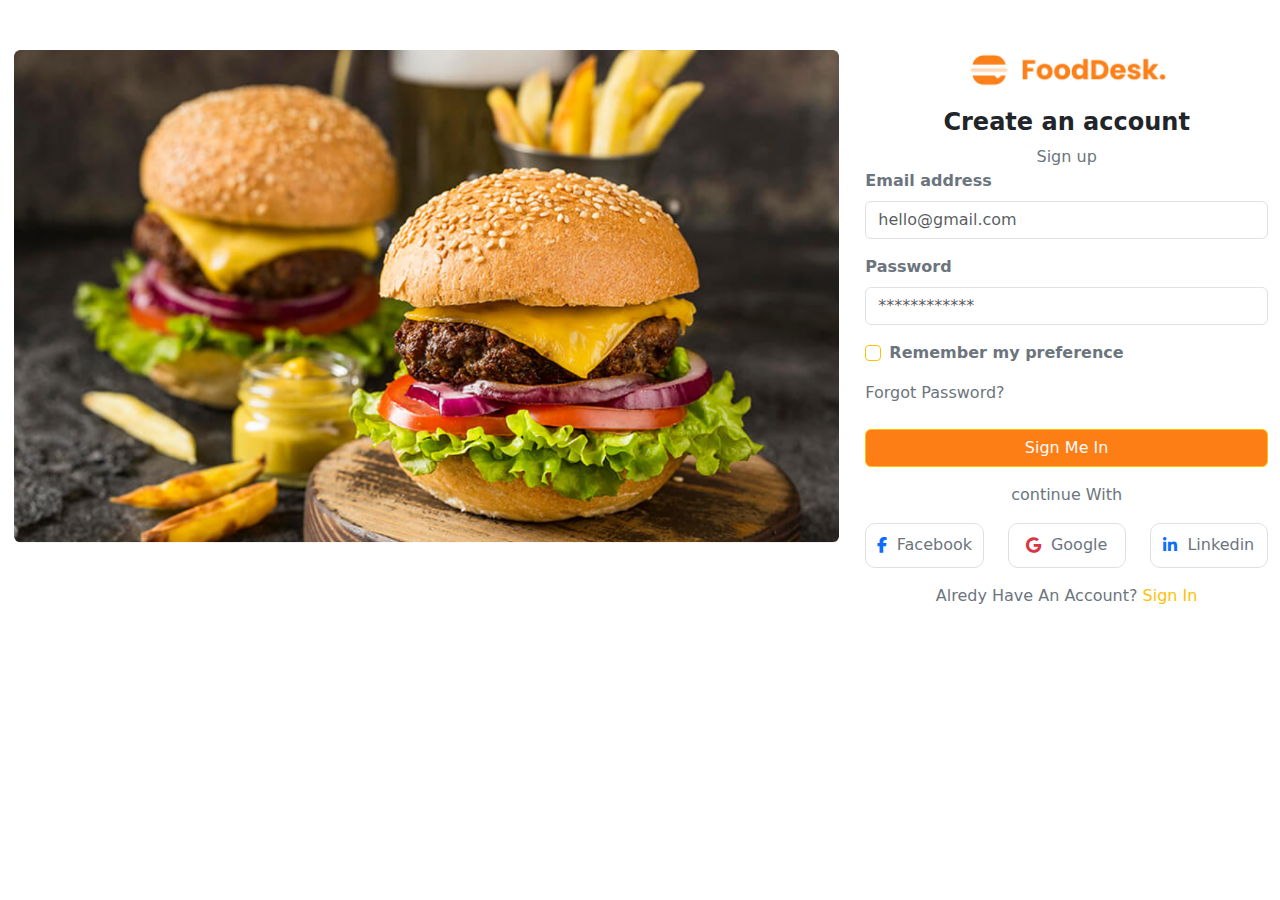
<file: FoodDesk/index.html>
<!DOCTYPE html>
<html lang="en">

<head>
    <meta charset="UTF-8">
    <meta name="viewport" content="width=device-width, initial-scale=1.0">
    <link rel="stylesheet" href="styles.css">
    <link rel="stylesheet" href="https://cdnjs.cloudflare.com/ajax/libs/font-awesome/6.5.1/css/all.min.css" />
    <link href="https://cdn.jsdelivr.net/npm/bootstrap@5.3.3/dist/css/bootstrap.min.css" rel="stylesheet">

    <script src="https://cdn.jsdelivr.net/npm/bootstrap@5.3.3/dist/js/bootstrap.bundle.min.js"></script>


    <title>DoodDesk - Online Food Delivery</title>
</head>
    

<body>
    <div class="container-fluid mt-5 mb-5 ">
        <div class="row">

            <div class="col-md-8">
                <img src="image/foodimage.png" class="img-fluid" alt="Logo">
            </div>

            <div class="col-md-4">
                <img src="image/logo.png" class="img-fluid d-block mx-auto logo1" alt="Logo">
                <h4 class="text-center mt-3 fw-bolder font-w800">Create an account</h4>
                <span class="text-secondary d-flex justify-content-center mt-2 ">Sign up</span>
                <div class="mb-3">
                    <label class="form-label text-secondary fw-bolder" for="Email">Email address</label>
                    <input type="email" class="form-control" id="Email" placeholder="hello@gmail.com">
                </div>


                <div class="mb-3">
                    <label for="password" class="form-label text-secondary fw-bolder ">Password</label>
                    <input type="password" class="form-control" id="password" placeholder="************">
                </div>


                <div class="form-check">
                    <input type="checkbox" class="checkered-border-box form-check-input border-warning"
                        id="exampleCheck1">
                    <label class="form-check-label text-secondary fw-bolder" for="exampleCheck1">Remember my
                        preference</label>
                </div>

                <div class="mt-3">
                    <a href="https://www.google.com" class="text-secondary text-decoration-none"
                        alt="Forgot Password">Forgot
                        Password?</a>
                </div>

                <div class="a2a1 text-center mt-4">
                    <a class="my-custom-element btn btn-warning text-light w-100"
                        href="https://fooddesk-html.vercel.app/page-login.html" role="button">Sign Me In</a>
                </div>

                <p class="mt-3 text-secondary text-center">continue With</p>

                <div class="row text-center mt-3">
                    <div class="col-md-4">
                        <a href="#" class="social-btn facebook text-secondary">
                            <i class="fab fa-facebook-f text-primary"></i>
                            Facebook
                        </a>
                    </div>

                    <div class="col-md-4">
                        <a href="#" class="social-btn google text-secondary">
                            <i class="fab fa-google text-danger"></i>
                            Google
                        </a>
                    </div>

                    <div class="col-md-4">
                        <a href="#" class="social-btn linkedin text-secondary">
                            <i class="fab fa-linkedin-in text-primary"></i>
                            Linkedin
                        </a>
                    </div>

                </div>
                <div class="text-center mt-3">
                    <span class="text-secondary">
                        Alredy Have An Account?
                        <a href="#" class="text-warning text-decoration-none">Sign In</a>
                    </span>
                </div>



            </div>

        </div>



    </div>
    </div>

</body>

</html>
</file>
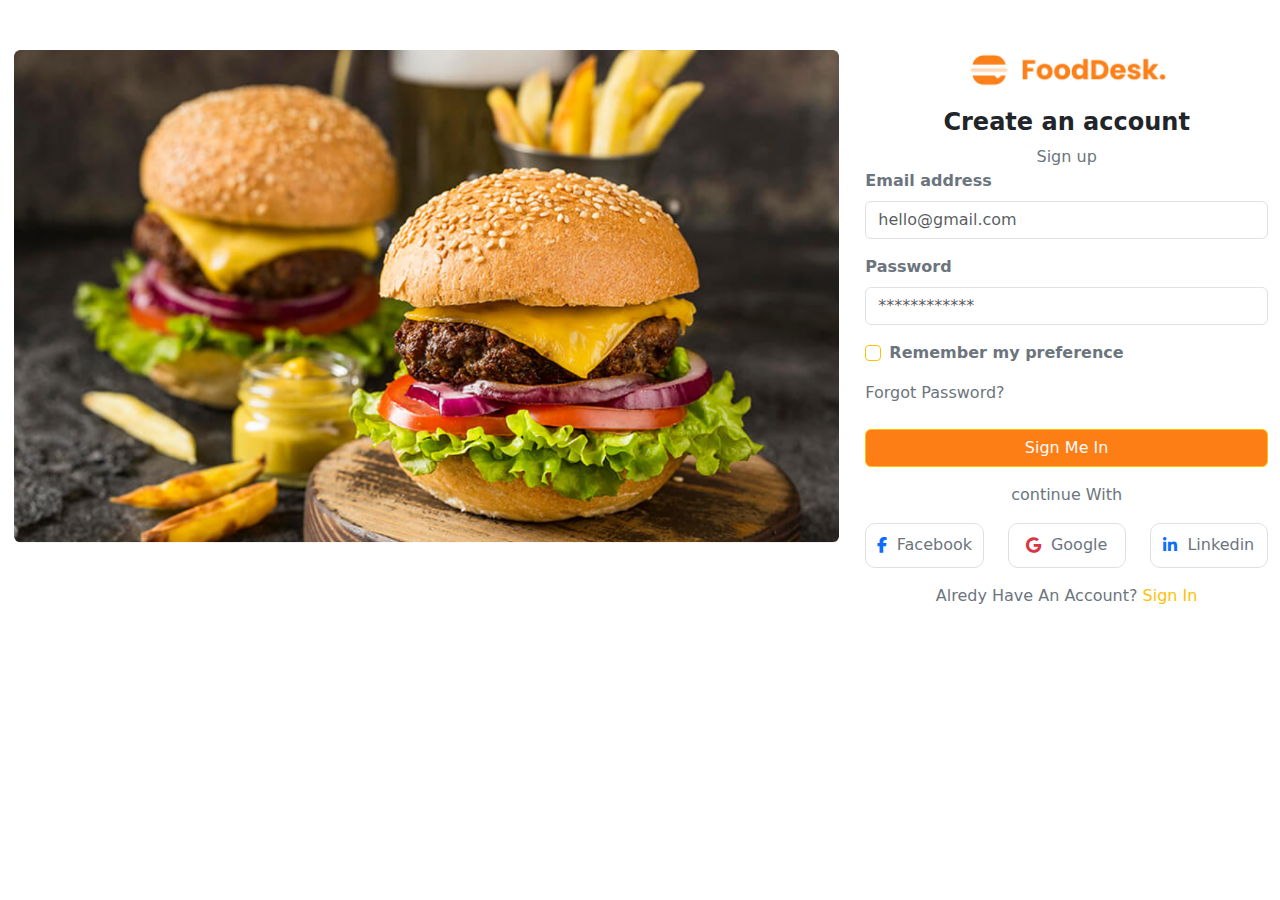
<file: FoodDesk/01index.html>
<!DOCTYPE html>
<html lang="en">

<head>
    <meta charset="UTF-8">
    <meta name="viewport" content="width=device-width, initial-scale=1.0">
    <link rel="stylesheet" href="01styles.css">
    <link rel="stylesheet" href="https://cdnjs.cloudflare.com/ajax/libs/font-awesome/6.5.1/css/all.min.css" />
    <link href="https://cdn.jsdelivr.net/npm/bootstrap@5.3.3/dist/css/bootstrap.min.css" rel="stylesheet">
    <script src="https://cdn.jsdelivr.net/npm/bootstrap@5.3.3/dist/js/bootstrap.bundle.min.js"></script>


    <title>DoodDesk - Online Food Delivery</title>
</head>

<body>
    <div class="container-fluid mt-5 mb-5 ">
        <div class="row">
            <div class="col-md-8">
                <img src="image/foodimage.png" class="img-fluid" alt="Logo">
            </div>
            <div class="col-md-4">
                <img src="image/logo.png" class="img-fluid d-block mx-auto logo1" alt="Logo">
                <h4 class="text-center mt-3 fw-bolder font-w800">Create an account</h4>
                <span class="text-secondary d-flex justify-content-center mt-2 ">Sign up</span>
                <div class="mb-3">
                    <label class="form-label text-secondary fw-bolder" for="Email">Email address</label>
                    <input type="email" class="form-control" id="Email" placeholder="hello@gmail.com">
                </div>
                <div class="mb-3">
                    <label for="password" class="form-label text-secondary fw-bolder ">Password</label>
                    <input type="password" class="form-control" id="password" placeholder="************">
                </div>
                <div class="form-check">
                    <input type="checkbox" class="checkered-border-box form-check-input border-warning"
                        id="exampleCheck1">
                    <label class="form-check-label text-secondary fw-bolder" for="exampleCheck1">Remember my
                        preference</label>
                </div>
                <div class="mt-3">
                    <a href="https://www.google.com" class="text-secondary text-decoration-none"
                        alt="Forgot Password">Forgot
                        Password?</a>
                </div>
                <div class="a2a1 text-center mt-4">
                    <a class="my-custom-element btn btn-warning text-light w-100"
                        href="https://fooddesk-html.vercel.app/page-login.html" role="button">Sign Me In</a>
                </div>
                <p class="mt-3 text-secondary text-center">continue With</p>
                <div class="row text-center mt-3">
                    <div class="col-md-4">
                        <a href="#" class="social-btn facebook text-secondary">
                            <i class="fab fa-facebook-f text-primary"></i>
                            Facebook
                        </a>
                    </div>
                    <div class="col-md-4">
                        <a href="#" class="social-btn google text-secondary">
                            <i class="fab fa-google text-danger"></i>
                            Google
                        </a>
                    </div>
                    <div class="col-md-4">
                        <a href="#" class="social-btn linkedin text-secondary">
                            <i class="fab fa-linkedin-in text-primary"></i>
                            Linkedin
                        </a>
                    </div>
                </div>
                <div class="text-center mt-3">
                    <span class="text-secondary">
                        Alredy Have An Account?
                        <a href="#" class="text-warning text-decoration-none">Sign In</a>
                    </span>
                </div>
            </div>
        </div>
    </div>
    </div>
</body>

</html>
</file>
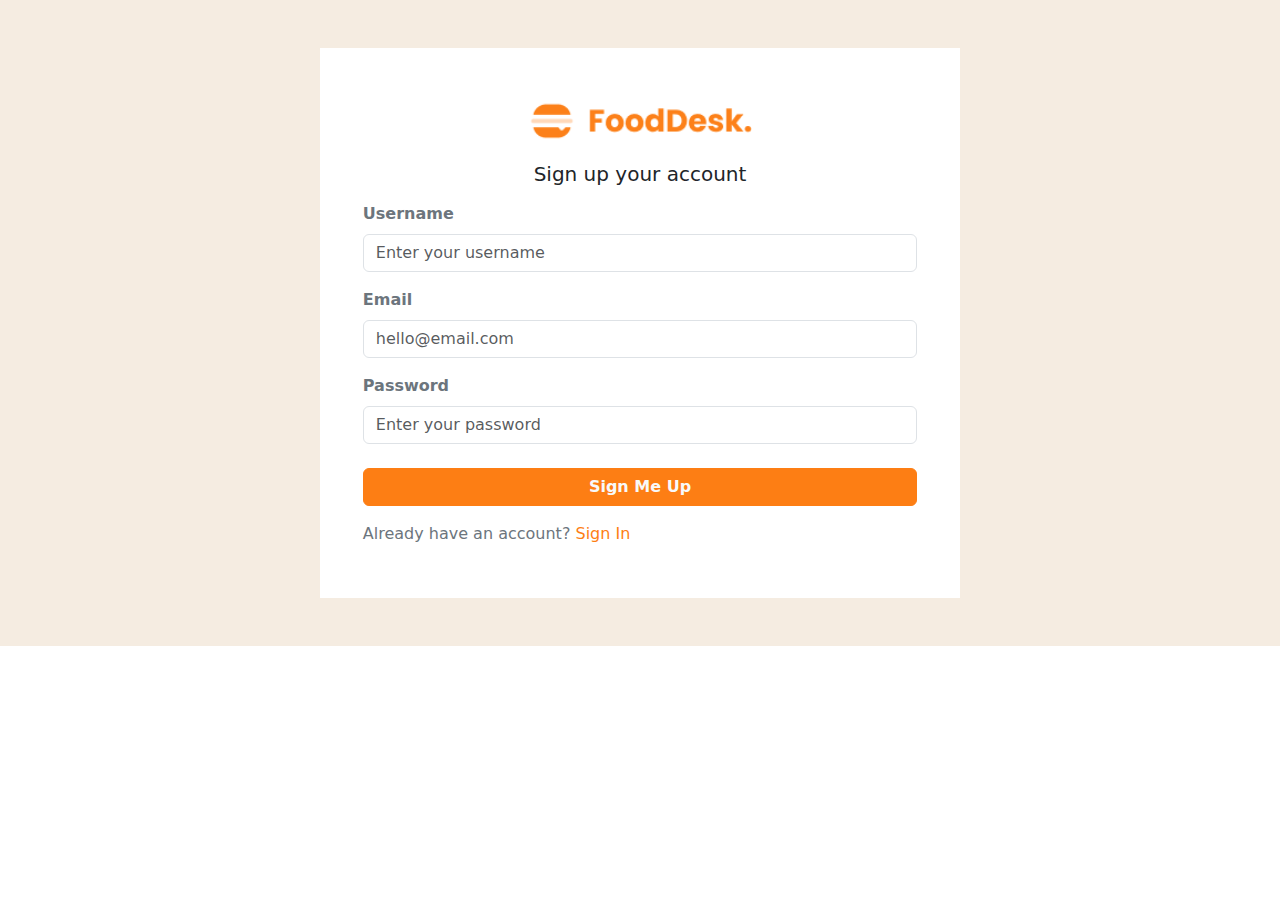
<file: FoodDesk/02index.html>
<!DOCTYPE html>
<html lang="en">

<head>
    <meta charset="UTF-8">
    <meta name="viewport" content="width=device-width, initial-scale=1.0">
    <link rel="stylesheet" href="02styles.css">
    <link href="https://cdn.jsdelivr.net/npm/bootstrap@5.3.3/dist/css/bootstrap.min.css" rel="stylesheet">
    <script src="https://cdn.jsdelivr.net/npm/bootstrap@5.3.3/dist/js/bootstrap.bundle.min.js"></script>
    <title>FoodDesk - Online Food Delivery</title>
</head>

<body>
    <div class="container-fluid">
        <div class="row justify-content-center h-100 algin-items-center">
            <div class="col-md-6 mt-5 mb-5 warning">
                <div class="content-90">
                    <img src="image/logo.png" class="d-block mx-auto img-logo mt-5" alt="logo">
                    <h5 class="text-center mt-3 mb-3">Sign up your account</h5>

                    <div class="mb-3 text-secondary">
                        <label for="usernameInput" class="form-label fw-bold">Username</label>
                        <input type="text" class="form-control" id="usernameInput" placeholder="Enter your username">
                    </div>

                    <div class="mb-3 text-secondary">
                        <label for="EmailInput" class="form-label fw-bold">Email</label>
                        <input type="text" class="form-control" id="EmailInput" placeholder="hello@email.com">
                    </div>

                    <div class="mb-3 text-secondary">
                        <label for="password" class="form-label fw-bold">Password</label>
                        <input type="text" class="form-control" id="password" placeholder="Enter your password">
                    </div>

                    <div class=" text-center mt-4 mb-3">
                        <a class="my-custom-element btn btn-warning text-light w-100 fw-bold"
                            href="https://fooddesk-html.vercel.app/page-login.html" role="button">Sign Me Up</a>
                    </div>

                    <div class="text-secondary mt-1">
                        <span>Already have an account?<a href="https://fooddesk-html.vercel.app/page-login.html"
                                class="text-decoration-none signincolor"> Sign In</a>
                        </span>

                    </div>
                </div>

            </div>

        </div>
    </div>
</body>

</html>
</file>
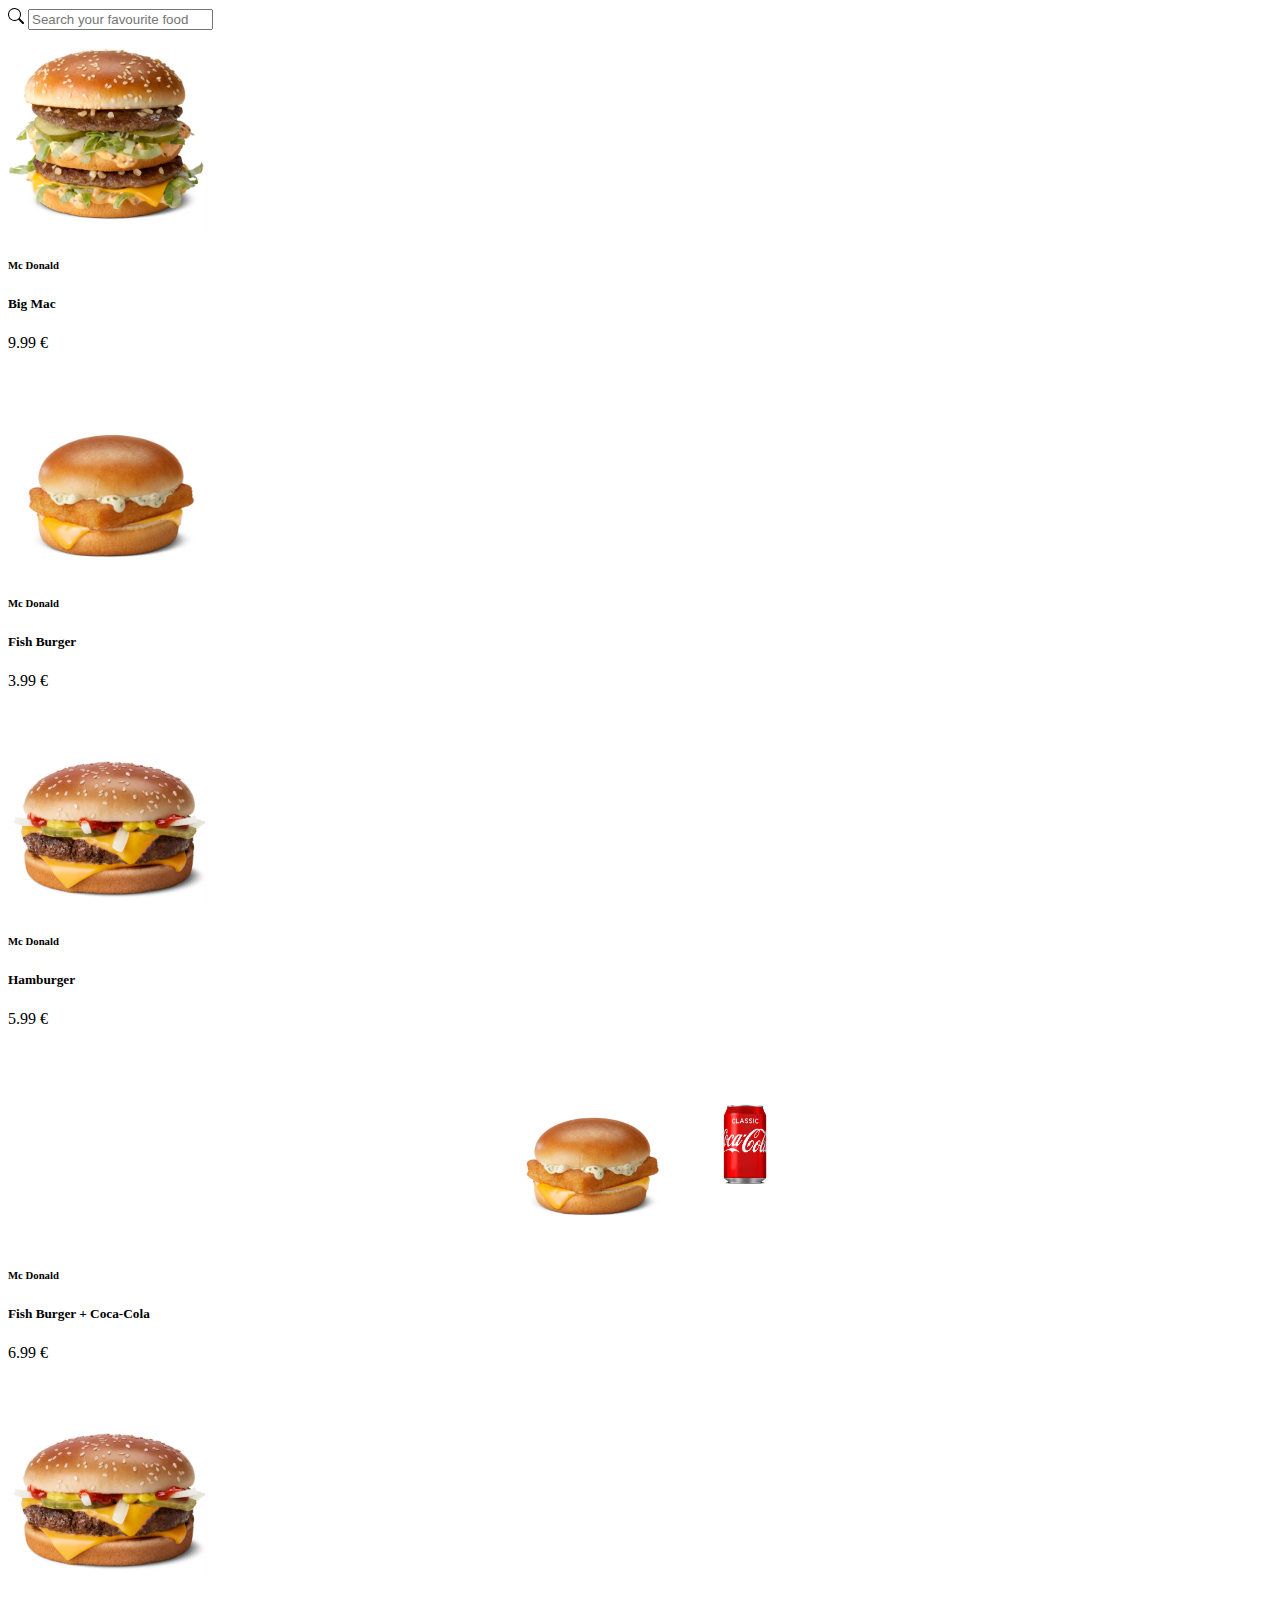
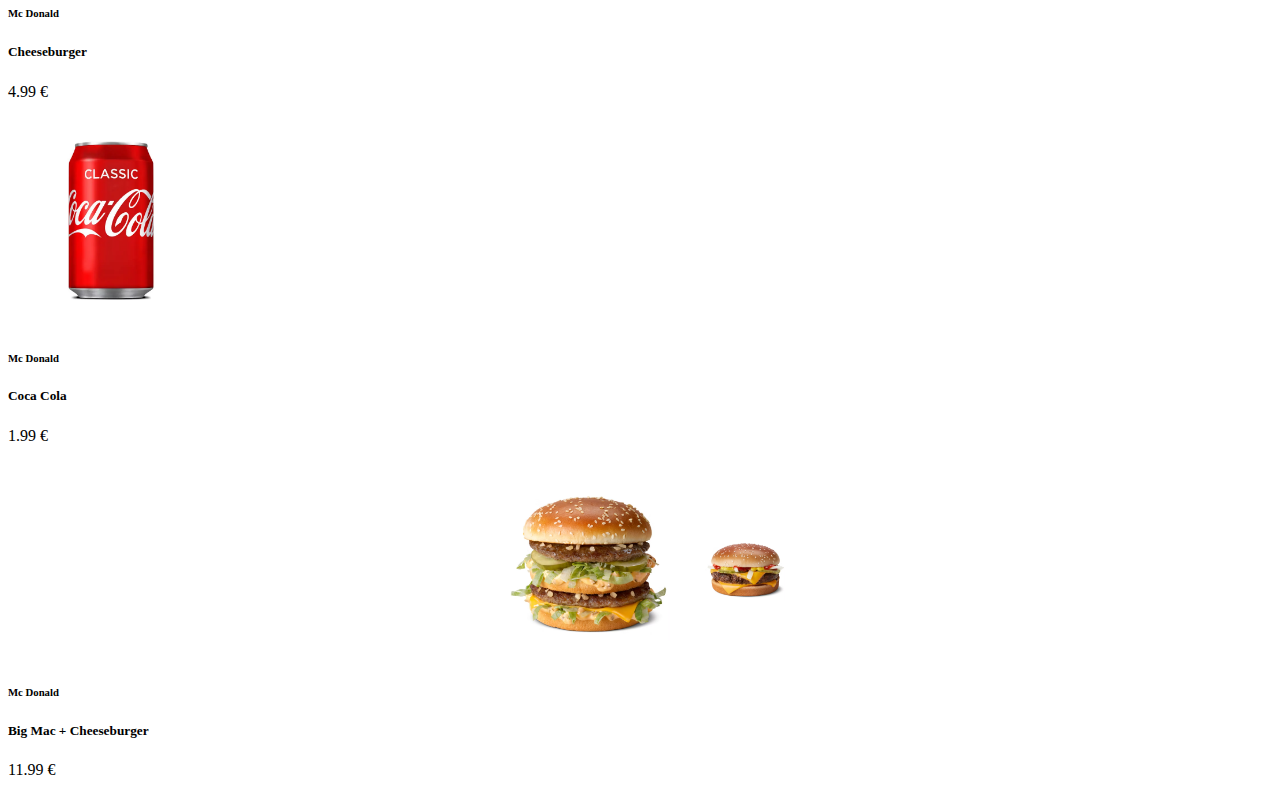
<file: FoodDesk/FavouriteMenu.html>
<!DOCTYPE html>
<html lang="en">

<head>
    <meta charset="UTF-8">
    <meta name="viewport" content="width=device-width, initial-scale=1.0">
    <link rel="stylesheet" href="FavouriteMenu.css">
    <link href="https://cdn.jsdelivr.net/npm/bootstrap@5.0.2/dist/css/bootstrap.min.css" rel="stylesheet"
        integrity="sha384-EVSTQN3/azprG1Anm3QDgpJLIm9Nao0Yz1ztcQTwFspd3yD65VohhpuuCOmLASjC" crossorigin="anonymous">
    <title>Favourite menu</title>
</head>

<body>
    <div class="container p-2">
        <div class="col-12 col-md-8">
            <div class="input-group my-4">
                <span class="input-group-text bg-white">
                    <svg xmlns="http://www.w3.org/2000/svg" width="16" height="16" fill="currentColor"
                        class="bi bi-search" viewBox="0 0 16 16">
                        <path
                            d="M11.742 10.344a6.5 6.5 0 1 0-1.397 1.398h-.001q.044.06.098.115l3.85 3.85a1 1 0 0 0 1.415-1.414l-3.85-3.85a1 1 0 0 0-.115-.1zM12 6.5a5.5 5.5 0 1 1-11 0 5.5 5.5 0 0 1 11 0" />
                    </svg>
                </span>
                <input type="text" class="form-control" placeholder="Search your favourite food">
            </div>
        </div>


    </div>

    <div class="row mr-5 m-5">




        <div class="col-12 col-md-4 mb-2">
            <div class="card">
                <img src="image/burger1.png" class="card-img-top" alt="Product image">

                <div class="card-body text-center">
                    <h6 class="card-subtitle mb-2 text-muted">
                        Mc Donald
                    </h6>

                    <h5 class="card-title">
                        Big Mac
                    </h5>

                    <p class="card-text fw-bold text-success">
                        9.99 €
                    </p>
                </div>

            </div>

        </div>

        <div class="col-12 col-md-4 mb-2">
            <div class="card">
                <img src="image/burger2.png" class="card-img-top" alt="Product image">

                <div class="card-body text-center">
                    <h6 class="card-subtitle mb-2 text-muted">
                        Mc Donald
                    </h6>

                    <h5 class="card-title">
                        Fish Burger
                    </h5>

                    <p class="card-text fw-bold text-success">
                        3.99 €
                    </p>
                </div>

            </div>

        </div>

        <div class="col-12 col-md-4 mb-4">
            <div class="card">
                <img src="image/burger3.png" class="card-img-top" alt="Product image">

                <div class="card-body text-center">
                    <h6 class="card-subtitle mb-2 text-muted">
                        Mc Donald
                    </h6>

                    <h5 class="card-title">
                        Hamburger
                    </h5>

                    <p class="card-text fw-bold text-success">
                        5.99 €
                    </p>
                </div>

            </div>

        </div>
    </div>

    <div class="row mr-5 m-5">

        <div class="col-12 col-md-8 mb-2">
            <div class="card offer-card">
                <div class="offer-images">
                    <img src="image/burger2.png" class="card-img-top" alt="Product image">
                    <img src="image/coca-cola.png" class="coca-cola" alt="Coca-cola">
                </div>


                <div class="card-body text-center">
                    <h6 class="card-subtitle1 mb-2 text-muted">
                        Mc Donald
                    </h6>

                    <h5 class="card-title">
                        Fish Burger + Coca-Cola
                    </h5>

                    <p class="card-text fw-bold text-success">
                        6.99 €
                    </p>
                </div>
            </div>
        </div>

        <div class="col-12 col-md-4 mb-2">
            <div class="card">
                <img src="image/burger3.png" class="card-img-top" alt="Product image">

                <div class="card-body text-center">
                    <h6 class="card-subtitle mb-2 text-muted">
                        Mc Donald
                    </h6>

                    <h5 class="card-title">
                        Cheeseburger
                    </h5>

                    <p class="card-text fw-bold text-success">
                        4.99 €
                    </p>
                </div>

            </div>

        </div>

    </div>


    <div class="row mr-5 m-5">


        <div class="col-12 col-md-4 mb-2">
            <div class="card">
                <img src="image/coca-cola.png" class="card-img-topp" alt="Product image">

                <div class="card-body text-center">
                    <h6 class="card-subtitle mb-2 text-muted">
                        Mc Donald
                    </h6>

                    <h5 class="card-title">
                        Coca Cola
                    </h5>

                    <p class="card-text fw-bold text-success">
                        1.99 €
                    </p>
                </div>

            </div>

        </div>

        <div class="col-12 col-md-8 mb-2">
            <div class="card offer-card">
                <div class="offer-images">
                    <img src="image/burger1.png" class="card-img-top" alt="Product image">
                    <img src="image/burger3.png" class="coca-cola" alt="Coca-cola">
                </div>


                <div class="card-body text-center">
                    <h6 class="card-subtitle1 mb-2 text-muted">
                        Mc Donald
                    </h6>

                    <h5 class="card-title">
                        Big Mac + Cheeseburger
                    </h5>

                    <p class="card-text fw-bold text-success">
                        11.99 €
                    </p>
                </div>
            </div>
        </div>



    </div>










</body>

</html>
</file>
<file: FoodDesk/styles.css>
.logo1 {
    width: 200px;
}



.a2a1 .my-custom-element {
    background-color: var(--bs-orange);
}



.social-btn {
    display: flex;
    align-items: center;
    justify-content: center;
    gap: 10px;
    width: 100%;
    height: 45px;
    background: #fff;
    border: 1px solid #e0e0e0;
    border-radius: 10px;
    text-decoration: none;
}
</file>
<file: FoodDesk/01styles.css>
.logo1 {
    width: 200px;
}


.container-fluid {
    height: auto;
}



.a2a1 .my-custom-element {
    background-color: var(--bs-orange);
}



.social-btn {
    display: flex;
    align-items: center;
    justify-content: center;
    gap: 10px;
    width: 100%;
    height: 45px;
    background: #fff;
    border: 1px solid #e0e0e0;
    border-radius: 10px;
    text-decoration: none;
}
</file>
<file: FoodDesk/02styles.css>
.container-fluid {
    background-color: rgb(245, 236, 225);
    width: 100%;
    height: auto;
}

.warning {
    background-color: #ffffff;
    height: 550px;
}

.content-90 {
    width: 90%;
    margin: 0 auto;
}

.img-logo {
    max-width: 100%;
    height: 50px;
}

.btn.btn-warning.my-custom-element {
    background-color: #fd7e14 !important;
    border-color: #fd7e14 !important;
}

span .signincolor {
    color: #fd7e14;
}
</file>
<file: FoodDesk/FavouriteMenu.css>
.card-img-top {
    height: 200px;
    object-fit: contain;
}

.card {
    border-radius: 12px !important;
}

.coca-cola {
    max-width: 80px;
}

.offer-images {
    display: flex;
    justify-content: center;
    align-items: center;
    gap: 20px;
    padding: 20px;
}

.offer-images img {
    width: 190px;
    height: 160px;
    object-fit: contain;
}

.card-img-topp {
    height: 160px;
    object-fit: contain;
    margin: 23px;
}
</file>
